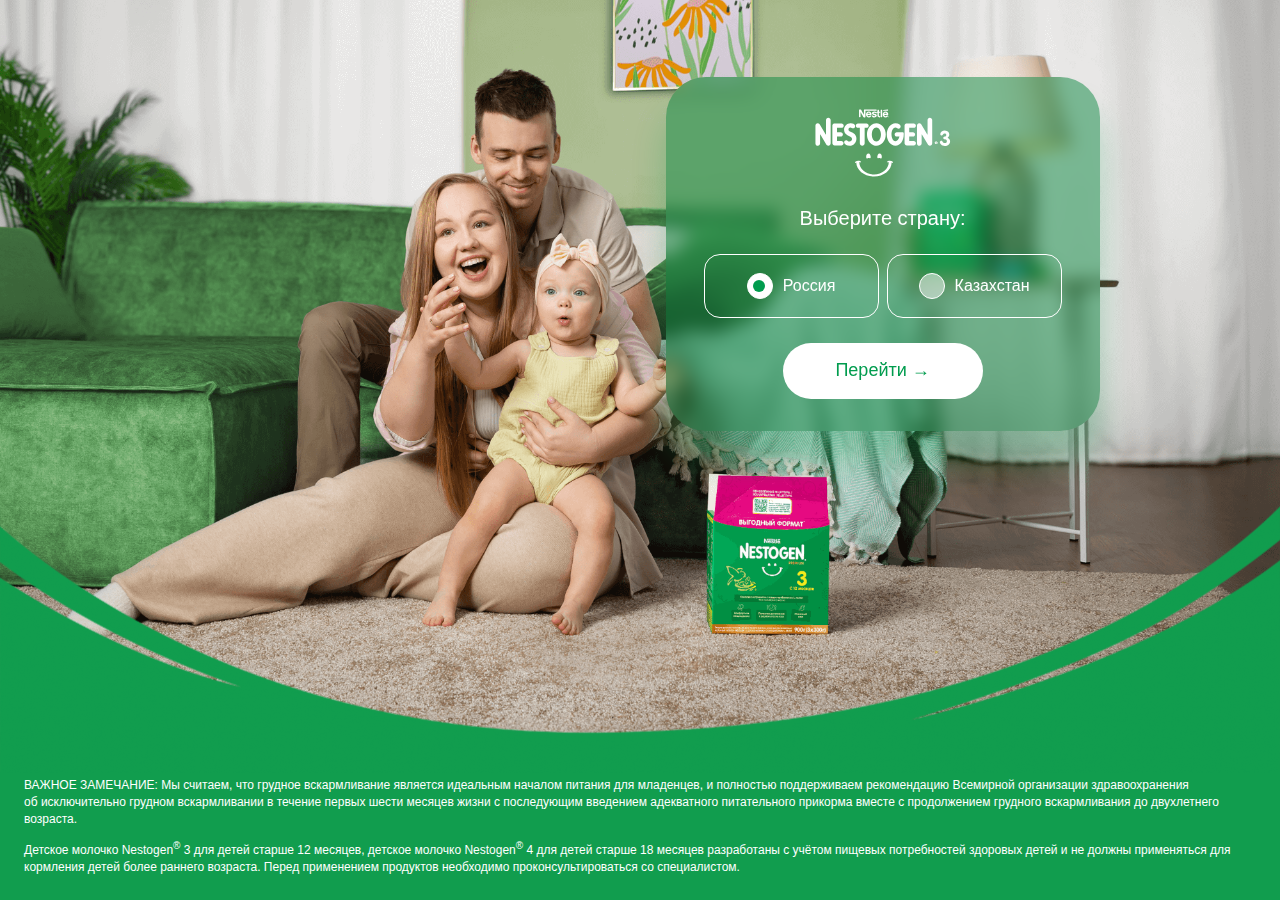
<file: index.html>
<!DOCTYPE html>
<html lang="en">
<head>
  <meta charset="UTF-8">
  <meta name="viewport" content="width=device-width, initial-scale=1.0">
  <meta name="robots" content="noindex">
  <title>Document PWA</title>
  <link rel="stylesheet" href="style.css">
  <link rel="manifest" href="/manifest.json">
</head>
<body>
  <div class="qr">
    <div class="qr-content">
      <div class="qr-choice">
        <div class="qr-choice__logo">
          <img src="img/logo.svg" alt="">
        </div>
        <div class="qr-choice__text">Выберите страну:</div>
        <div class="qr-choice__btns">
          <div class="qr-choice__btns--item js-item">
            <span class="active">Россия</span>
          </div>
          <div class="qr-choice__btns--item js-item">
            <span>Казахстан</span>
          </div>
        </div>
        <a href="/brands/nestogen" class="qr-choice__link js-link">Перейти →</a>
      </div>
    </div>
    <div class="qr-footer">
      <img class="qr-footer__pic" src="img/semiround.svg" alt="">
      <div class="qr-footer__text">
        <p class="qr-footer__text--item">ВАЖНОЕ ЗАМЕЧАНИЕ: Мы&nbsp;считаем, что грудное вскармливание является идеальным началом питания для младенцев, и&nbsp;полностью поддерживаем рекомендацию Всемирной организации здравоохранения об&nbsp;исключительно грудном вскармливании в&nbsp;течение первых шести месяцев жизни с&nbsp;последующим введением адекватного питательного прикорма вместе с&nbsp;продолжением грудного вскармливания до&nbsp;двухлетнего возраста.</p>
        <p class="qr-footer__text--item">Детское молочко Nestogen<sup class="reg">&reg;</sup> 3&nbsp;для детей старше 12&nbsp;месяцев, детское молочко Nestogen<sup class="reg">&reg;</sup> 4&nbsp;для детей старше 18&nbsp;месяцев разработаны с&nbsp;учётом пищевых потребностей здоровых детей и&nbsp;не&nbsp;должны применяться для кормления детей более раннего возраста. Перед применением продуктов необходимо проконсультироваться со&nbsp;специалистом.</p>
      </div>
    </div>
  </div>
  <script src="script.js"></script>
  <script>
        if ('serviceWorker' in navigator) {
            window.addEventListener('load', () => {
                navigator.serviceWorker.register('/sw.js')
                    .then(registration => {
                        console.log('Service Worker registered:', registration);
                    })
                    .catch(error => {
                        console.error('Service Worker registration failed:', error);
                    });
            });
        }
    </script>
    <script>
      // importScripts("https://api.mindbox.ru/scripts/service-worker.js");
    </script>
</body>

</html>
</file>
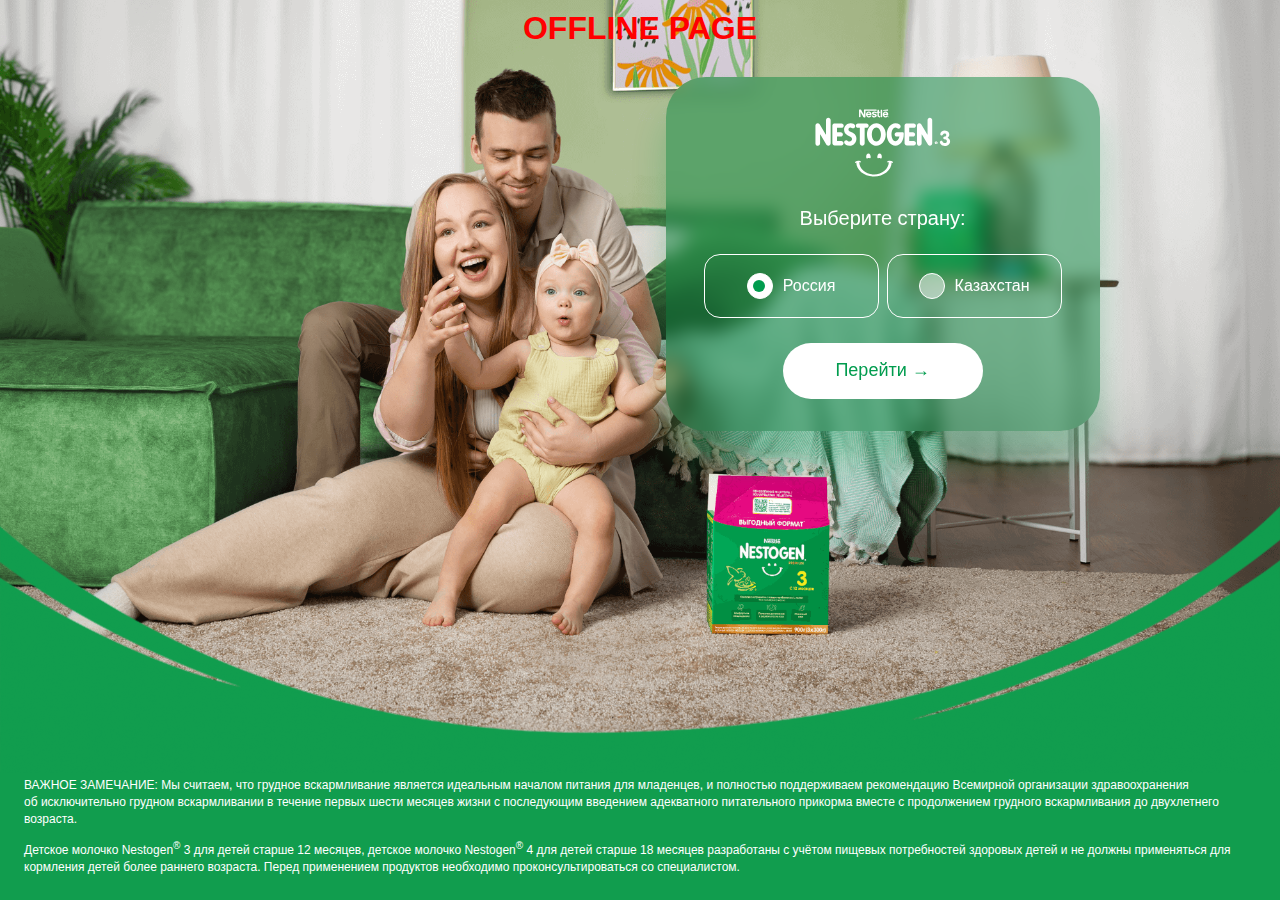
<file: offline.html>
<!DOCTYPE html>
<html lang="en">
<head>
  <meta charset="UTF-8">
  <meta name="viewport" content="width=device-width, initial-scale=1.0">
  <meta name="robots" content="noindex">
  <title>offline page</title>
  <link rel="stylesheet" href="style.css">
  <link rel="manifest" href="/manifest.json">
</head>
<body>
  <div class="qr">
    <div class="qr-content">
      <h1 style="text-align: center; color:red; text-transform: uppercase; font-family: Arial, Helvetica, sans-serif; padding-top: 10px;;">offline page</h1>
      <div class="qr-choice">
        <div class="qr-choice__logo">
          <img src="img/logo.svg" alt="">
        </div>
        <div class="qr-choice__text">Выберите страну:</div>
        <div class="qr-choice__btns">
          <div class="qr-choice__btns--item js-item">
            <span class="active">Россия</span>
          </div>
          <div class="qr-choice__btns--item js-item">
            <span>Казахстан</span>
          </div>
        </div>
        <a href="/brands/nestogen" class="qr-choice__link js-link">Перейти →</a>
      </div>
    </div>
    <div class="qr-footer">
      <img class="qr-footer__pic" src="img/semiround.svg" alt="">
      <div class="qr-footer__text">
        <p class="qr-footer__text--item">ВАЖНОЕ ЗАМЕЧАНИЕ: Мы&nbsp;считаем, что грудное вскармливание является идеальным началом питания для младенцев, и&nbsp;полностью поддерживаем рекомендацию Всемирной организации здравоохранения об&nbsp;исключительно грудном вскармливании в&nbsp;течение первых шести месяцев жизни с&nbsp;последующим введением адекватного питательного прикорма вместе с&nbsp;продолжением грудного вскармливания до&nbsp;двухлетнего возраста.</p>
        <p class="qr-footer__text--item">Детское молочко Nestogen<sup class="reg">&reg;</sup> 3&nbsp;для детей старше 12&nbsp;месяцев, детское молочко Nestogen<sup class="reg">&reg;</sup> 4&nbsp;для детей старше 18&nbsp;месяцев разработаны с&nbsp;учётом пищевых потребностей здоровых детей и&nbsp;не&nbsp;должны применяться для кормления детей более раннего возраста. Перед применением продуктов необходимо проконсультироваться со&nbsp;специалистом.</p>
      </div>
    </div>
  </div>
  <script src="script.js"></script>
</body>
</html>
</file>
<file: style.css>
* {
  margin: 0;
  padding: 0;
  border: none;
  outline: none;
  -webkit-box-sizing: border-box;
          box-sizing: border-box;
}

.qr {
  height: 100vh;
  display: -webkit-box;
  display: -ms-flexbox;
  display: flex;
  -webkit-box-orient: vertical;
  -webkit-box-direction: normal;
      -ms-flex-direction: column;
          flex-direction: column;
  -webkit-box-pack: end;
      -ms-flex-pack: end;
          justify-content: flex-end;
}

.qr-content {
  background-image: url("img/bg-pc.png");
  background-size: 100% auto;
  background-position: 60% 60%;
  position: relative;
  -webkit-box-flex: 1;
      -ms-flex: 1;
          flex: 1;
}
@media (max-width: 1200px) {
  .qr-content {
    background-size: auto 100%;
  }
}
@media (max-width: 767px) {
  .qr-content {
    background-size: auto 100%;
    background-image: url("img/bg-tab.png");
  }
}
@media (max-width: 575px) {
  .qr-content {
    background-size: 100% auto;
    background-position: center bottom;
    background-image: url("img/bg-mob.png");
  }
}
.qr-content .qr-choice {
  width: 434px;
  height: 354px;
  padding: 20px;
  position: absolute;
  background-color: rgba(9, 135, 64, 0.5);
  backdrop-filter: blur(9px);
  -webkit-box-shadow: 0px 32px 32px 0px rgba(17, 157, 78, 0.3019607843);
          box-shadow: 0px 32px 32px 0px rgba(17, 157, 78, 0.3019607843);
  border-radius: 40px;
  display: -webkit-box;
  display: -ms-flexbox;
  display: flex;
  -webkit-box-orient: vertical;
  -webkit-box-direction: normal;
      -ms-flex-direction: column;
          flex-direction: column;
  -webkit-box-align: center;
      -ms-flex-align: center;
          align-items: center;
  -ms-flex-pack: distribute;
      justify-content: space-around;
  position: absolute;
  left: 52%;
  top: 10%;
  z-index: 1;
}
@media (max-width: 991px) {
  .qr-content .qr-choice {
    max-width: 390px;
    width: 100%;
    height: 310px;
  }
}
@media (max-width: 767px) {
  .qr-content .qr-choice {
    top: 0;
    left: 50%;
    -webkit-transform: translateX(-50%);
            transform: translateX(-50%);
    border-top-left-radius: 0;
    border-top-right-radius: 0;
  }
}
@media (max-width: 575px) {
  .qr-content .qr-choice {
    height: 260px;
  }
}
.qr-content .qr-choice__logo {
  width: 136px;
}
.qr-content .qr-choice__logo img {
  width: 100%;
}
.qr-content .qr-choice__text {
  color: #ffffff;
  font-size: 20px;
  line-height: 1.2;
  font-family: "RotonBol", Arial, Helvetica, sans-serif;
}
.qr-content .qr-choice__btns {
  display: -ms-grid;
  display: grid;
  -ms-grid-columns: minmax(140px, 175px) 8px minmax(140px, 175px);
  grid-template-columns: repeat(2, minmax(140px, 175px));
  -webkit-column-gap: 8px;
     -moz-column-gap: 8px;
          column-gap: 8px;
}
.qr-content .qr-choice__btns--item {
  height: 64px;
  border: 1px solid #FFFFFF;
  border-radius: 16px;
  cursor: pointer;
  display: -webkit-box;
  display: -ms-flexbox;
  display: flex;
  -webkit-box-pack: center;
      -ms-flex-pack: center;
          justify-content: center;
  -webkit-box-align: center;
      -ms-flex-align: center;
          align-items: center;
}
@media (max-width: 991px) {
  .qr-content .qr-choice__btns--item {
    height: 50px;
  }
}
@media (max-width: 575px) {
  .qr-content .qr-choice__btns--item {
    height: 40px;
  }
}
.qr-content .qr-choice__btns--item span {
  color: #ffffff;
  font-size: 16px;
  line-height: 1.4;
  font-family: "RotonReg", Arial, Helvetica, sans-serif;
  padding-left: 36px;
  position: relative;
}
.qr-content .qr-choice__btns--item span:before {
  content: "";
  position: absolute;
  left: 0;
  top: 50%;
  -webkit-transform: translateY(-50%);
          transform: translateY(-50%);
  width: 24px;
  height: 24px;
  border-radius: 50%;
  border: 1px solid #ffffff;
  background-color: rgba(255, 255, 255, 0.5);
}
.qr-content .qr-choice__btns--item span.active:before {
  background-color: rgb(255, 255, 255);
}
.qr-content .qr-choice__btns--item span.active:after {
  content: "";
  position: absolute;
  left: 6.5px;
  top: 50%;
  -webkit-transform: translateY(-50%);
          transform: translateY(-50%);
  width: 12px;
  height: 12px;
  border-radius: 50%;
  background-color: #019C4E;
}
.qr-content .qr-choice__link {
  font-size: 18px;
  line-height: 1.4;
  color: #019C4E;
  text-decoration: none;
  font-family: "RotonBol", Arial, Helvetica, sans-serif;
  display: -webkit-box;
  display: -ms-flexbox;
  display: flex;
  -webkit-box-pack: center;
      -ms-flex-pack: center;
          justify-content: center;
  -webkit-box-align: center;
      -ms-flex-align: center;
          align-items: center;
  background-color: #fff;
  width: 200px;
  height: 56px;
  border-radius: 48px;
}
@media (max-width: 575px) {
  .qr-content .qr-choice__link {
    width: 150px;
    height: 40px;
  }
}

.qr-footer {
  position: relative;
}
.qr-footer__pic {
  position: absolute;
  top: 2px;
  left: 50%;
  -webkit-transform: translate(-50%, -100%);
          transform: translate(-50%, -100%);
  display: block;
  width: 100%;
  margin-bottom: -5px;
}
.qr-footer__text {
  background-color: #119D4E;
  padding: 5px 24px 24px;
}
.qr-footer__text--item {
  font-size: 12px;
  line-height: 1.4;
  font-family: "RotonReg", Arial, Helvetica, sans-serif;
  color: #ffffff;
  margin-bottom: 12px;
}
@media (max-width: 575px) {
  .qr-footer__text--item {
    font-size: 9px;
    line-height: 1.2;
    margin-bottom: 8px;
  }
}
.qr-footer__text--item:last-child {
  margin-bottom: 0;
}
</file>
